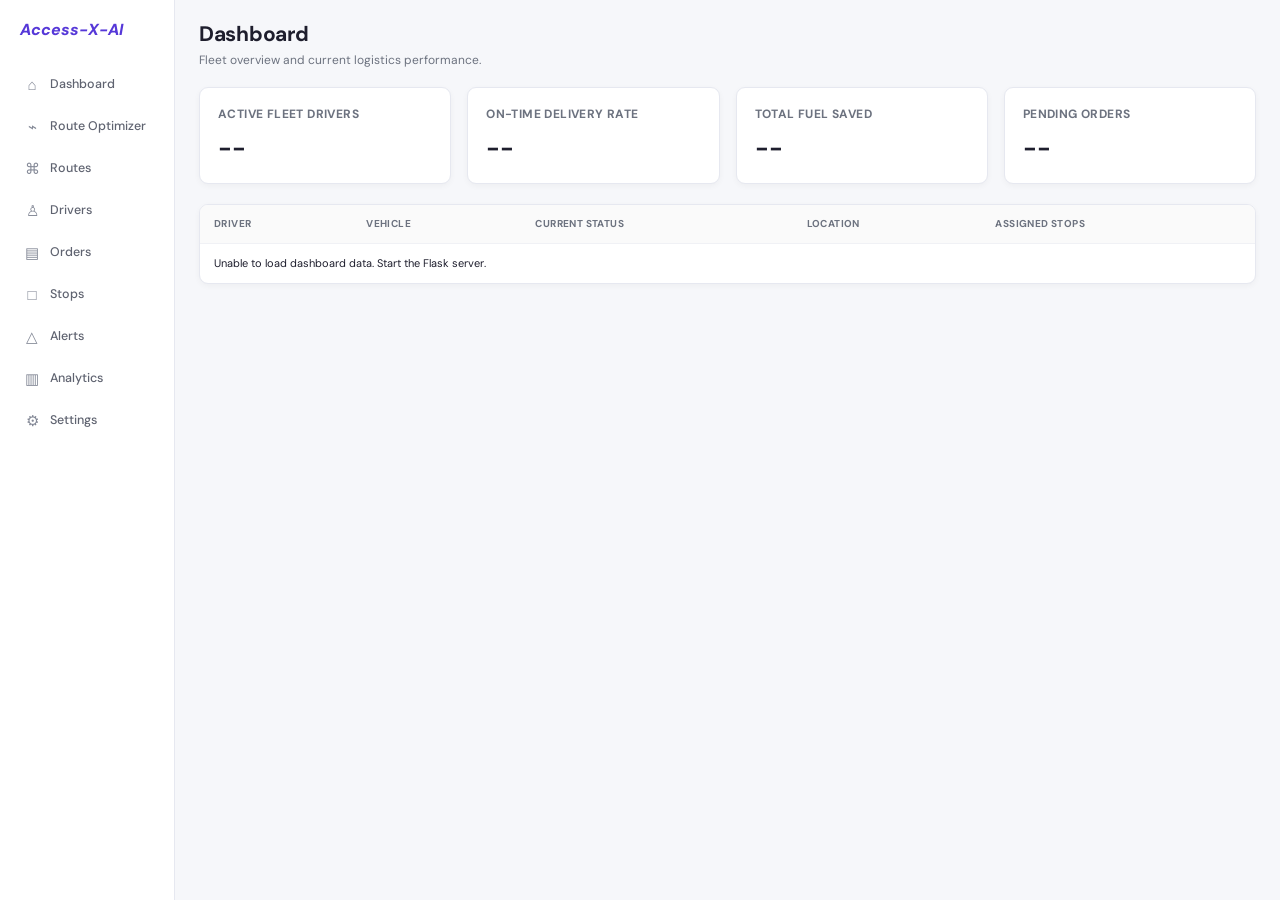
<file: frontend/index.html>
<!DOCTYPE html>
<html lang="en">
<head>
    <meta charset="UTF-8">
    <meta name="viewport" content="width=device-width, initial-scale=1.0">
    <title>Access-X-AI | Dashboard</title>
    <link rel="stylesheet" href="style.css">
    <link rel="stylesheet" href="page-extra.css">
</head>
<body data-page="dashboard">
<div class="app-shell">
<aside class="sidebar">
    <div class="brand"><span class="brand-mark">Access-X-AI</span><span></span></div>
    <nav class="main-nav" aria-label="Main navigation">
        <a href="dashboard.html" class="nav-link"><span>⌂</span>Dashboard</a>
        <a href="route-optimizer.html" class="nav-link"><span>⌁</span>Route Optimizer</a>
        <a href="routes.html" class="nav-link"><span>⌘</span>Routes</a>
        <a href="drivers.html" class="nav-link"><span>♙</span>Drivers</a>
        <a href="orders.html" class="nav-link"><span>▤</span>Orders</a>
        <a href="stops.html" class="nav-link"><span>□</span>Stops</a>
        <a href="alerts.html" class="nav-link"><span>△</span>Alerts</a>
        <a href="analytics.html" class="nav-link"><span>▥</span>Analytics</a>
        <a href="settings.html" class="nav-link"><span>⚙</span>Settings</a>
    </nav>
     
</aside>

<main class="workspace page-content">
    <header class="topbar">
        <div><h1>Dashboard</h1><p>Fleet overview and current logistics performance.</p></div>
    </header>
    <div class="view-panel active">
<div class="view-card-grid">
<div class="view-card"><h3>Active Fleet Drivers</h3><div class="card-value" id="activeDriversValue">--</div></div>
<div class="view-card"><h3>On-Time Delivery Rate</h3><div class="card-value" id="onTimeValue">--</div></div>
<div class="view-card"><h3>Total Fuel Saved</h3><div class="card-value" id="fuelSavedValue">--</div></div>
<div class="view-card"><h3>Pending Orders</h3><div class="card-value" id="pendingOrdersValue">--</div></div>
</div>
<div class="page-table-wrap"><table class="data-table"><thead><tr><th>Driver</th><th>Vehicle</th><th>Current Status</th><th>Location</th><th>Assigned Stops</th></tr></thead><tbody id="dashboardFleetTable"><tr><td colspan="5">Loading...</td></tr></tbody></table></div>
    </div>
</main>
</div>
<script src="page.js"></script>
</body>
</html>
</file>
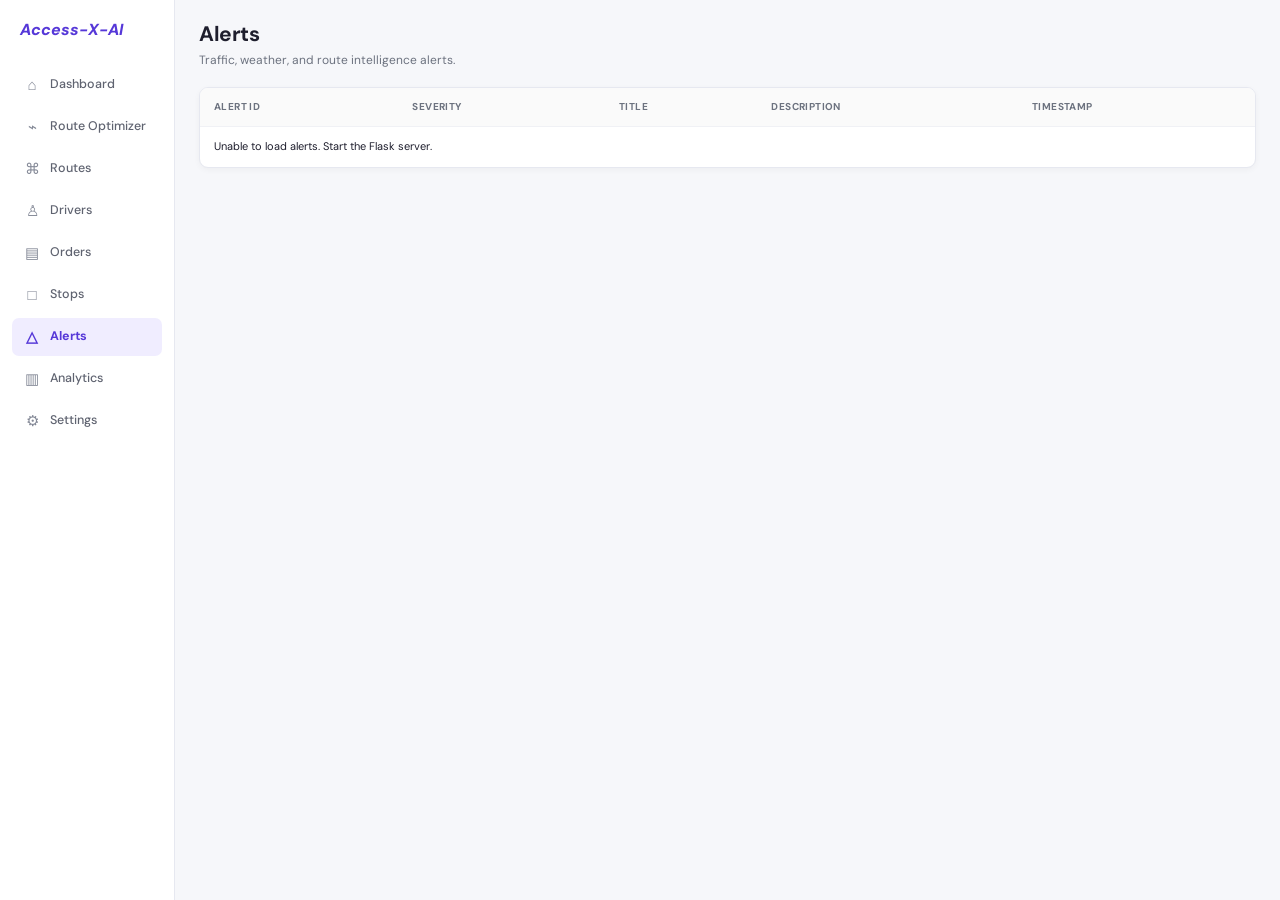
<file: frontend/alerts.html>
<!DOCTYPE html>
<html lang="en">
<head>
    <meta charset="UTF-8">
    <meta name="viewport" content="width=device-width, initial-scale=1.0">
    <title>Access-X-AI | Alerts</title>
    <link rel="stylesheet" href="style.css">
    <link rel="stylesheet" href="page-extra.css">
</head>
<body data-page="alerts">
<div class="app-shell">
<aside class="sidebar">
    <div class="brand"><span class="brand-mark">Access-X-AI</span><span> </span></div>
    <nav class="main-nav" aria-label="Main navigation">
        <a href="dashboard.html" class="nav-link"><span>⌂</span>Dashboard</a>
        <a href="route-optimizer.html" class="nav-link"><span>⌁</span>Route Optimizer</a>
        <a href="routes.html" class="nav-link"><span>⌘</span>Routes</a>
        <a href="drivers.html" class="nav-link"><span>♙</span>Drivers</a>
        <a href="orders.html" class="nav-link"><span>▤</span>Orders</a>
        <a href="stops.html" class="nav-link"><span>□</span>Stops</a>
        <a href="alerts.html" class="nav-link"><span>△</span>Alerts</a>
        <a href="analytics.html" class="nav-link"><span>▥</span>Analytics</a>
        <a href="settings.html" class="nav-link"><span>⚙</span>Settings</a>
    </nav>
    
</aside>

<main class="workspace page-content">
    <header class="topbar">
        <div><h1>Alerts</h1><p>Traffic, weather, and route intelligence alerts.</p></div>
    </header>
    <div class="view-panel active">
<div class="page-table-wrap"><table class="data-table"><thead><tr><th>Alert ID</th><th>Severity</th><th>Title</th><th>Description</th><th>Timestamp</th></tr></thead><tbody id="alertsListTable"><tr><td colspan="5">Loading...</td></tr></tbody></table></div>
    </div>
</main>
</div>
<script src="page.js"></script>
</body>
</html>
</file>
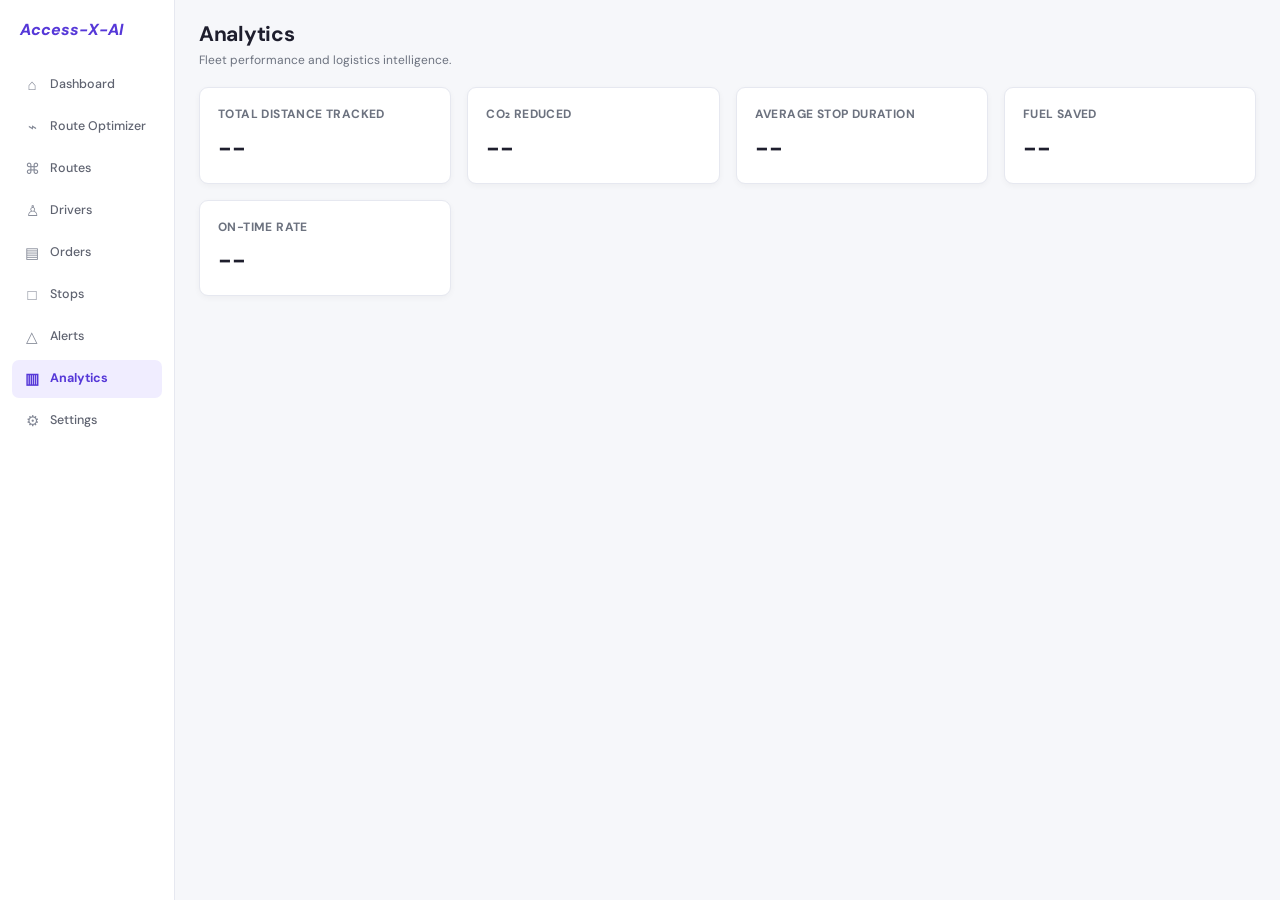
<file: frontend/analytics.html>
<!DOCTYPE html>
<html lang="en">
<head>
    <meta charset="UTF-8">
    <meta name="viewport" content="width=device-width, initial-scale=1.0">
    <title>Access-X-AI | Analytics</title>
    <link rel="stylesheet" href="style.css">
    <link rel="stylesheet" href="page-extra.css">
</head>
<body data-page="analytics">
<div class="app-shell">
<aside class="sidebar">
    <div class="brand"><span class="brand-mark">Access-X-AI</span><span> </span></div>
    <nav class="main-nav" aria-label="Main navigation">
        <a href="dashboard.html" class="nav-link"><span>⌂</span>Dashboard</a>
        <a href="route-optimizer.html" class="nav-link"><span>⌁</span>Route Optimizer</a>
        <a href="routes.html" class="nav-link"><span>⌘</span>Routes</a>
        <a href="drivers.html" class="nav-link"><span>♙</span>Drivers</a>
        <a href="orders.html" class="nav-link"><span>▤</span>Orders</a>
        <a href="stops.html" class="nav-link"><span>□</span>Stops</a>
        <a href="alerts.html" class="nav-link"><span>△</span>Alerts</a>
        <a href="analytics.html" class="nav-link"><span>▥</span>Analytics</a>
        <a href="settings.html" class="nav-link"><span>⚙</span>Settings</a>
    </nav>
    
</aside>

<main class="workspace page-content">
    <header class="topbar">
        <div><h1>Analytics</h1><p>Fleet performance and logistics intelligence.</p></div>
    </header>
    <div class="view-panel active">
<div class="view-card-grid">
<div class="view-card"><h3>Total Distance Tracked</h3><div class="card-value" id="analyticsDistance">--</div></div>
<div class="view-card"><h3>CO₂ Reduced</h3><div class="card-value" id="analyticsCo2">--</div></div>
<div class="view-card"><h3>Average Stop Duration</h3><div class="card-value" id="analyticsStop">--</div></div>
<div class="view-card"><h3>Fuel Saved</h3><div class="card-value" id="analyticsFuel">--</div></div>
<div class="view-card"><h3>On-Time Rate</h3><div class="card-value" id="analyticsOnTime">--</div></div>
</div>
    </div>
</main>
</div>
<script src="page.js"></script>
</body>
</html>
</file>
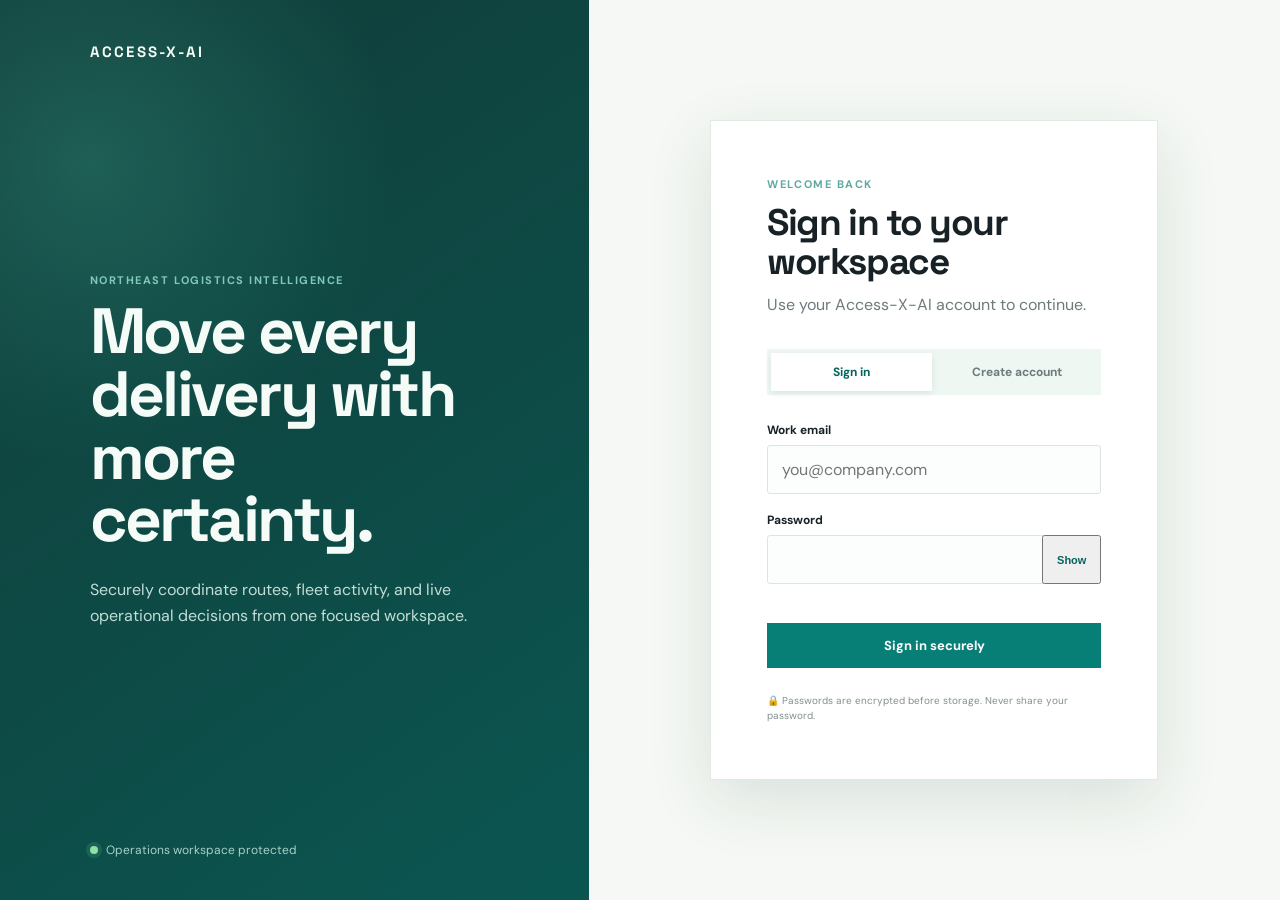
<file: frontend/auth.html>
<!DOCTYPE html>
<html lang="en">
<head>
    <meta charset="UTF-8">
    <meta name="viewport" content="width=device-width, initial-scale=1.0">
    <meta name="referrer" content="strict-origin-when-cross-origin">
    <title>Access-X-AI | Secure access</title>
    <link rel="stylesheet" href="auth.css">
</head>
<body>
<main class="auth-layout">
    <section class="auth-intro">
        <div class="brand-mark">ACCESS-X-AI</div>
        <div class="intro-copy">
            <p class="eyebrow">Northeast logistics intelligence</p>
            <h1>Move every delivery with more certainty.</h1>
            <p class="intro-text">Securely coordinate routes, fleet activity, and live operational decisions from one focused workspace.</p>
        </div>
        <div class="intro-footer"><span class="status-dot"></span>Operations workspace protected</div>
    </section>
    <section class="auth-panel" aria-labelledby="authTitle">
        <div class="auth-card">
            <div class="auth-heading">
                <p class="eyebrow">Welcome back</p>
                <h2 id="authTitle">Sign in to your workspace</h2>
                <p id="authSubtitle">Use your Access-X-AI account to continue.</p>
            </div>
            <div class="auth-tabs" role="tablist" aria-label="Account access">
                <button class="auth-tab active" type="button" data-mode="login" role="tab" aria-selected="true">Sign in</button>
                <button class="auth-tab" type="button" data-mode="register" role="tab" aria-selected="false">Create account</button>
            </div>
            <form id="authForm" novalidate>
                <div id="nameField" class="field hidden">
                    <label for="name">Full name</label>
                    <input id="name" name="name" type="text" autocomplete="name" maxlength="80">
                </div>
                <div class="field">
                    <label for="email">Work email</label>
                    <input id="email" name="email" type="email" autocomplete="email" required placeholder="you@company.com">
                </div>
                <div class="field">
                    <div class="field-label-row"><label for="password">Password</label><span id="passwordHint" class="field-hint hidden">12+ chars, upper, lower, number</span></div>
                    <div class="password-wrap"><input id="password" name="password" type="password" autocomplete="current-password" required minlength="12"><button id="togglePassword" class="password-toggle" type="button" aria-label="Show password">Show</button></div>
                </div>
                <p id="authMessage" class="auth-message" role="alert" aria-live="polite"></p>
                <button id="submitButton" class="submit-button" type="submit">Sign in securely</button>
            </form>
            <p class="security-note"><span aria-hidden="true">&#128274;</span> Passwords are encrypted before storage. Never share your password.</p>
        </div>
    </section>
</main>
<script src="auth.js"></script>
</body>
</html>
</file>
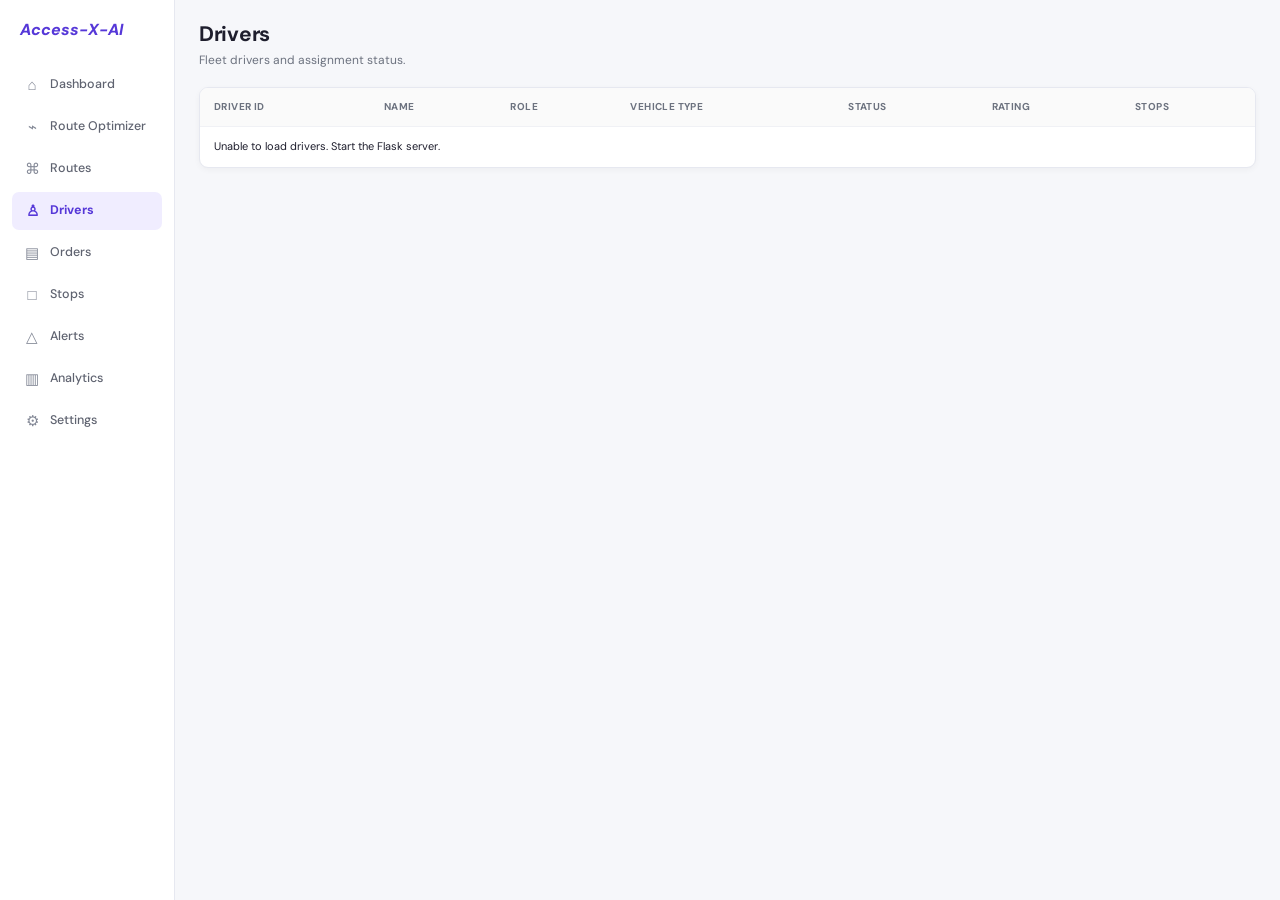
<file: frontend/drivers.html>
<!DOCTYPE html>
<html lang="en">
<head>
    <meta charset="UTF-8">
    <meta name="viewport" content="width=device-width, initial-scale=1.0">
    <title>Access-X-AI | Drivers</title>
    <link rel="stylesheet" href="style.css">
    <link rel="stylesheet" href="page-extra.css">
</head>
<body data-page="drivers">
<div class="app-shell">
<aside class="sidebar">
    <div class="brand"><span class="brand-mark">Access-X-AI</span><span> </span></div>
    <nav class="main-nav" aria-label="Main navigation">
        <a href="dashboard.html" class="nav-link"><span>⌂</span>Dashboard</a>
        <a href="route-optimizer.html" class="nav-link"><span>⌁</span>Route Optimizer</a>
        <a href="routes.html" class="nav-link"><span>⌘</span>Routes</a>
        <a href="drivers.html" class="nav-link"><span>♙</span>Drivers</a>
        <a href="orders.html" class="nav-link"><span>▤</span>Orders</a>
        <a href="stops.html" class="nav-link"><span>□</span>Stops</a>
        <a href="alerts.html" class="nav-link"><span>△</span>Alerts</a>
        <a href="analytics.html" class="nav-link"><span>▥</span>Analytics</a>
        <a href="settings.html" class="nav-link"><span>⚙</span>Settings</a>
    </nav>
    
</aside>

<main class="workspace page-content">
    <header class="topbar">
        <div><h1>Drivers</h1><p>Fleet drivers and assignment status.</p></div>
    </header>
    <div class="view-panel active">
<div class="page-table-wrap"><table class="data-table"><thead><tr><th>Driver ID</th><th>Name</th><th>Role</th><th>Vehicle Type</th><th>Status</th><th>Rating</th><th>Stops</th></tr></thead><tbody id="driversListTable"><tr><td colspan="7">Loading...</td></tr></tbody></table></div>
    </div>
</main>
</div>
<script src="page.js"></script>
</body>
</html>
</file>
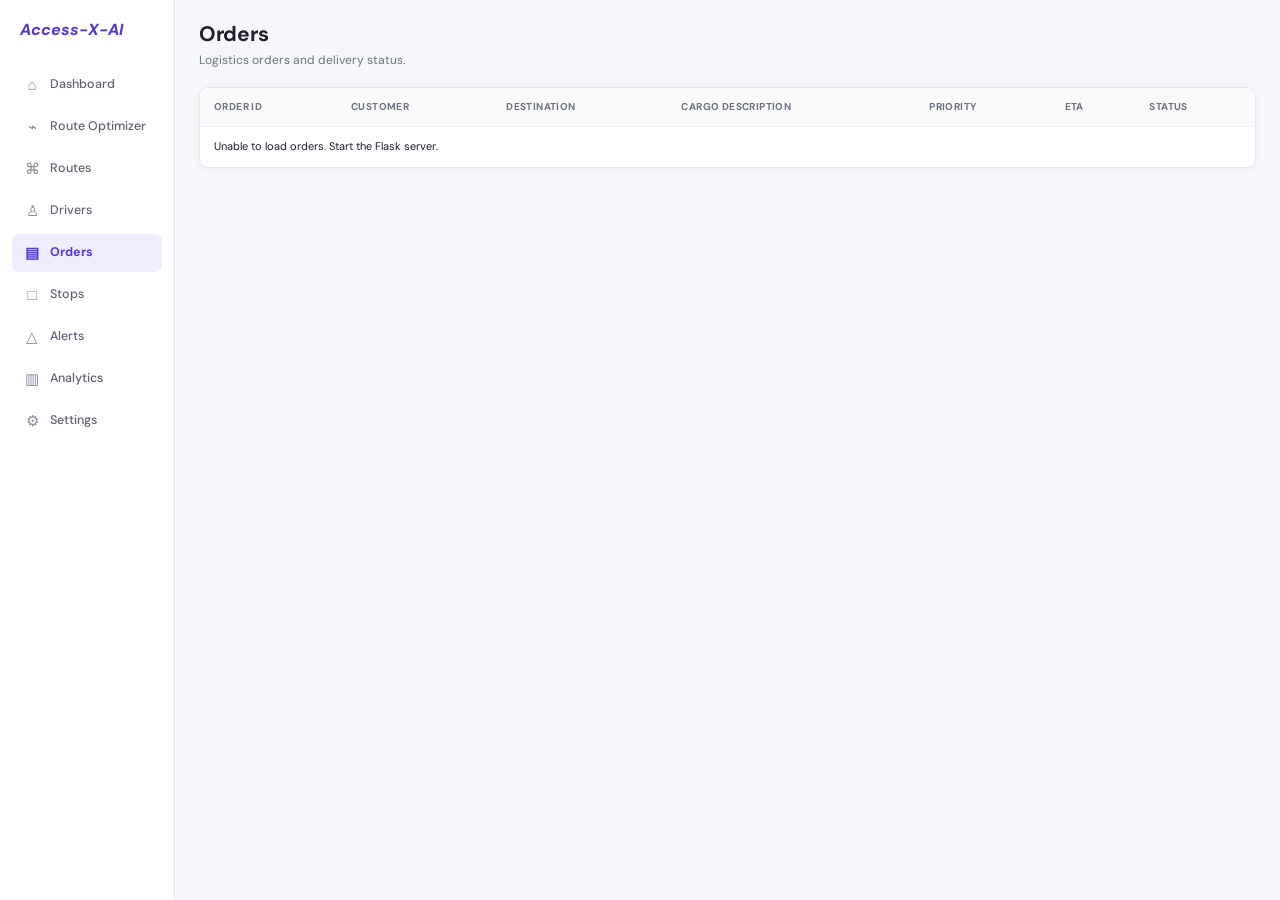
<file: frontend/orders.html>
<!DOCTYPE html>
<html lang="en">
<head>
    <meta charset="UTF-8">
    <meta name="viewport" content="width=device-width, initial-scale=1.0">
    <title>Access-X-AI | Orders</title>
    <link rel="stylesheet" href="style.css">
    <link rel="stylesheet" href="page-extra.css">
</head>
<body data-page="orders">
<div class="app-shell">
<aside class="sidebar">
    <div class="brand"><span class="brand-mark">Access-X-AI</span><span> </span></div>
    <nav class="main-nav" aria-label="Main navigation">
        <a href="dashboard.html" class="nav-link"><span>⌂</span>Dashboard</a>
        <a href="route-optimizer.html" class="nav-link"><span>⌁</span>Route Optimizer</a>
        <a href="routes.html" class="nav-link"><span>⌘</span>Routes</a>
        <a href="drivers.html" class="nav-link"><span>♙</span>Drivers</a>
        <a href="orders.html" class="nav-link"><span>▤</span>Orders</a>
        <a href="stops.html" class="nav-link"><span>□</span>Stops</a>
        <a href="alerts.html" class="nav-link"><span>△</span>Alerts</a>
        <a href="analytics.html" class="nav-link"><span>▥</span>Analytics</a>
        <a href="settings.html" class="nav-link"><span>⚙</span>Settings</a>
    </nav>
     
</aside>

<main class="workspace page-content">
    <header class="topbar">
        <div><h1>Orders</h1><p>Logistics orders and delivery status.</p></div>
    </header>
    <div class="view-panel active">
<div class="page-table-wrap"><table class="data-table"><thead><tr><th>Order ID</th><th>Customer</th><th>Destination</th><th>Cargo Description</th><th>Priority</th><th>ETA</th><th>Status</th></tr></thead><tbody id="ordersListTable"><tr><td colspan="7">Loading...</td></tr></tbody></table></div>
    </div>
</main>
</div>
<script src="page.js"></script>
</body>
</html>
</file>
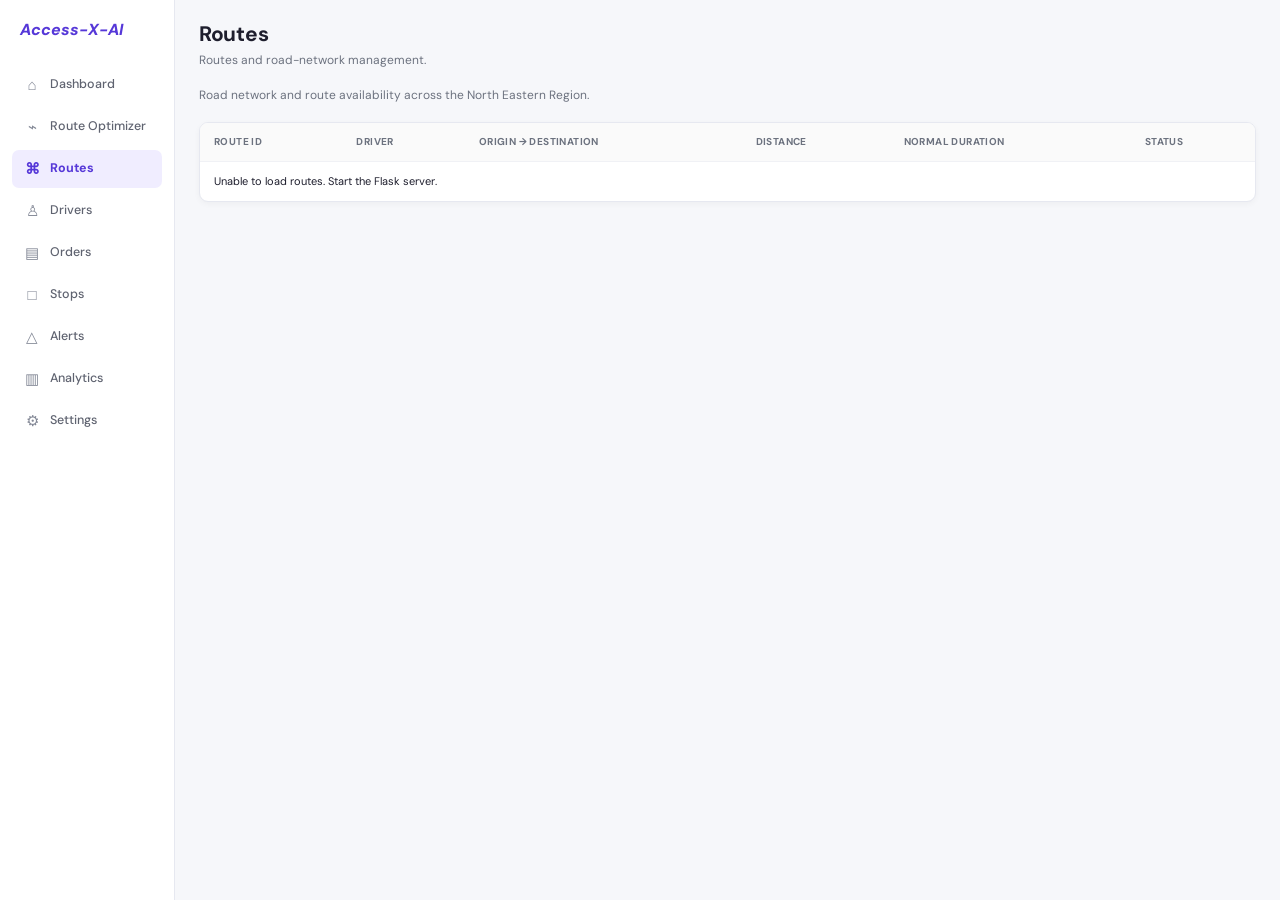
<file: frontend/routes.html>
<!DOCTYPE html>
<html lang="en">
<head>
    <meta charset="UTF-8">
    <meta name="viewport" content="width=device-width, initial-scale=1.0">
    <title>Access-X-AI | Routes</title>
    <link rel="stylesheet" href="style.css">
    <link rel="stylesheet" href="page-extra.css">
</head>
<body data-page="routes">
<div class="app-shell">
<aside class="sidebar">
        <div class="brand"><span class="brand-mark">Access-X-AI</span><span> </span></div>
    <nav class="main-nav" aria-label="Main navigation">
        <a href="dashboard.html" class="nav-link"><span>⌂</span>Dashboard</a>
        <a href="route-optimizer.html" class="nav-link"><span>⌁</span>Route Optimizer</a>
        <a href="routes.html" class="nav-link"><span>⌘</span>Routes</a>
        <a href="drivers.html" class="nav-link"><span>♙</span>Drivers</a>
        <a href="orders.html" class="nav-link"><span>▤</span>Orders</a>
        <a href="stops.html" class="nav-link"><span>□</span>Stops</a>
        <a href="alerts.html" class="nav-link"><span>△</span>Alerts</a>
        <a href="analytics.html" class="nav-link"><span>▥</span>Analytics</a>
        <a href="settings.html" class="nav-link"><span>⚙</span>Settings</a>
    </nav>
     
</aside>

<main class="workspace page-content">
    <header class="topbar">
        <div><h1>Routes</h1><p>Routes and road-network management.</p></div>
    </header>
    <div class="view-panel active">
<div class="page-heading"><p>Road network and route availability across the North Eastern Region.</p></div>
<div class="page-table-wrap"><table class="data-table"><thead><tr><th>Route ID</th><th>Driver</th><th>Origin → Destination</th><th>Distance</th><th>Normal Duration</th><th>Status</th></tr></thead><tbody id="routesListTable"><tr><td colspan="6">Loading...</td></tr></tbody></table></div>
    </div>
</main>
</div>
<script src="page.js"></script>
</body>
</html>
</file>
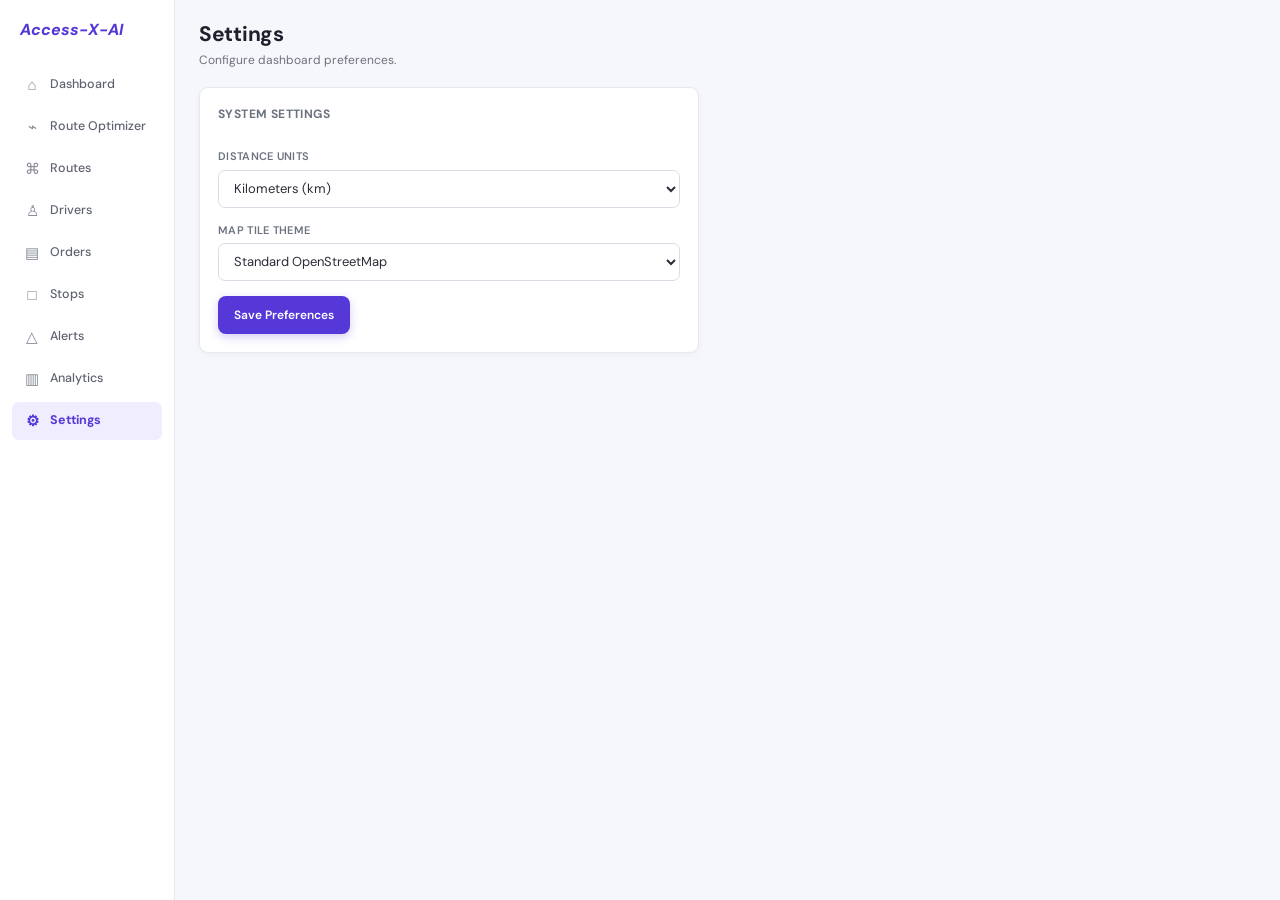
<file: frontend/settings.html>
<!DOCTYPE html>
<html lang="en">
<head>
    <meta charset="UTF-8">
    <meta name="viewport" content="width=device-width, initial-scale=1.0">
    <title>Access-X-AI | Settings</title>
    <link rel="stylesheet" href="style.css">
    <link rel="stylesheet" href="page-extra.css">
</head>
<body data-page="settings">
<div class="app-shell">
<aside class="sidebar">
    <div class="brand"><span class="brand-mark">Access-X-AI</span><span> </span></div>
    <nav class="main-nav" aria-label="Main navigation">
        <a href="dashboard.html" class="nav-link"><span>⌂</span>Dashboard</a>
        <a href="route-optimizer.html" class="nav-link"><span>⌁</span>Route Optimizer</a>
        <a href="routes.html" class="nav-link"><span>⌘</span>Routes</a>
        <a href="drivers.html" class="nav-link"><span>♙</span>Drivers</a>
        <a href="orders.html" class="nav-link"><span>▤</span>Orders</a>
        <a href="stops.html" class="nav-link"><span>□</span>Stops</a>
        <a href="alerts.html" class="nav-link"><span>△</span>Alerts</a>
        <a href="analytics.html" class="nav-link"><span>▥</span>Analytics</a>
        <a href="settings.html" class="nav-link"><span>⚙</span>Settings</a>
    </nav>
   
</aside>

<main class="workspace page-content">
    <header class="topbar">
        <div><h1>Settings</h1><p>Configure dashboard preferences.</p></div>
    </header>
    <div class="view-panel active">
<div class="view-card" style="max-width:500px;">
<h3>System Settings</h3><br>
<div class="input-group" style="margin-bottom:15px;"><label>Distance Units</label><select><option>Kilometers (km)</option><option>Miles (mi)</option></select></div>
<div class="input-group" style="margin-bottom:15px;"><label>Map Tile Theme</label><select><option>Standard OpenStreetMap</option><option>Dark</option><option>Light</option></select></div>
<button class="primary" onclick="alert('Preferences saved')">Save Preferences</button>
</div>
    </div>
</main>
</div>
<script src="page.js"></script>
</body>
</html>
</file>
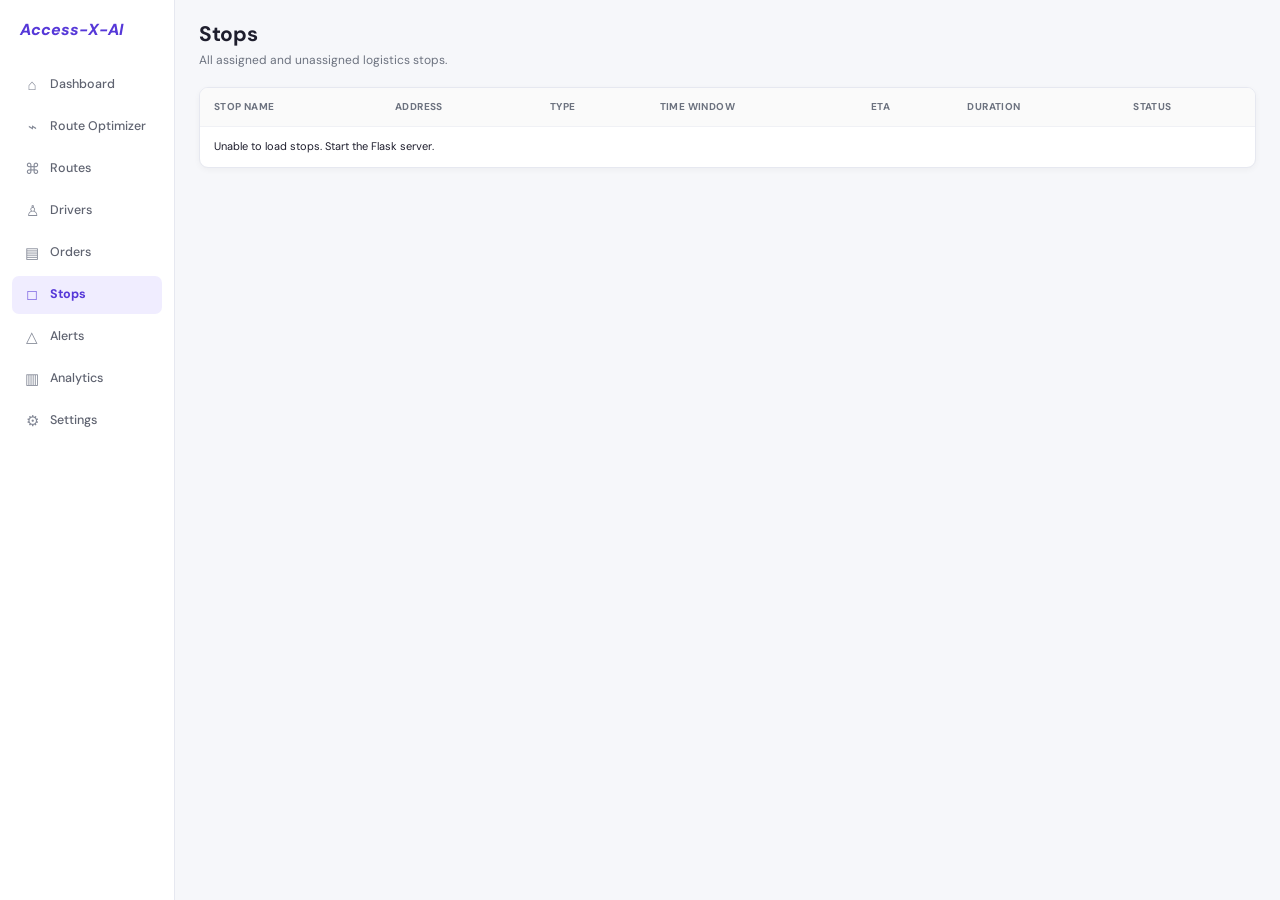
<file: frontend/stops.html>
<!DOCTYPE html>
<html lang="en">
<head>
    <meta charset="UTF-8">
    <meta name="viewport" content="width=device-width, initial-scale=1.0">
    <title>Access-X-AI | Stops</title>
    <link rel="stylesheet" href="style.css">
    <link rel="stylesheet" href="page-extra.css">
</head>
<body data-page="stops">
<div class="app-shell">
<aside class="sidebar">
    <div class="brand"><span class="brand-mark">Access-X-AI</span><span> </span></div>
    <nav class="main-nav" aria-label="Main navigation">
        <a href="dashboard.html" class="nav-link"><span>⌂</span>Dashboard</a>
        <a href="route-optimizer.html" class="nav-link"><span>⌁</span>Route Optimizer</a>
        <a href="routes.html" class="nav-link"><span>⌘</span>Routes</a>
        <a href="drivers.html" class="nav-link"><span>♙</span>Drivers</a>
        <a href="orders.html" class="nav-link"><span>▤</span>Orders</a>
        <a href="stops.html" class="nav-link"><span>□</span>Stops</a>
        <a href="alerts.html" class="nav-link"><span>△</span>Alerts</a>
        <a href="analytics.html" class="nav-link"><span>▥</span>Analytics</a>
        <a href="settings.html" class="nav-link"><span>⚙</span>Settings</a>
    </nav>
    
</aside>

<main class="workspace page-content">
    <header class="topbar">
        <div><h1>Stops</h1><p>All assigned and unassigned logistics stops.</p></div>
    </header>
    <div class="view-panel active">
<div class="page-table-wrap"><table class="data-table"><thead><tr><th>Stop Name</th><th>Address</th><th>Type</th><th>Time Window</th><th>ETA</th><th>Duration</th><th>Status</th></tr></thead><tbody id="allStopsMasterTable"><tr><td colspan="7">Loading...</td></tr></tbody></table></div>
    </div>
</main>
</div>
<script src="page.js"></script>
</body>
</html>
</file>
<file: frontend/style.css>
/* ==========================================
   ROUTA SMART LOGISTICS - MAIN STYLESHEET
   ========================================== */

@import url('https://fonts.googleapis.com/css2?family=DM+Sans:ital,wght@0,400;0,500;0,600;0,700;1,400&display=swap');

:root {
    --ink: #1e1e2d;
    --muted: #6c727f;
    --muted-light: #9ea3b0;
    --line: #e6e8f0;
    --purple: #5638d8;
    --purple-hover: #4529c2;
    --pale: #f0edff;
    --green: #2d9b68;
    --green-bg: #eaf8ef;
    --orange: #e7a252;
    --blue: #3888e8;
    --bg: #f6f7fa;
    --card-bg: #ffffff;
    --shadow-sm: 0 2px 6px rgba(0, 0, 0, 0.04);
    --shadow-md: 0 4px 14px rgba(0, 0, 0, 0.08);
    --shadow-lg: 0 10px 25px rgba(0, 0, 0, 0.12);
    --radius: 9px;
}

* {
    box-sizing: border-box;
    margin: 0;
    padding: 0;
}

body {
    font-family: 'DM Sans', -apple-system, BlinkMacSystemFont, sans-serif;
    color: var(--ink);
    background-color: var(--bg);
    font-size: 13px;
    line-height: 1.4;
    overflow-x: hidden;
}

button, input, select, textarea {
    font-family: inherit;
    font-size: inherit;
}

button {
    cursor: pointer;
    border: none;
    background: none;
    outline: none;
}

a {
    color: var(--purple);
    text-decoration: none;
    font-weight: 500;
}

a:hover {
    text-decoration: underline;
}

/* ==========================================
   APP SHELL LAYOUT
   ========================================== */

.app-shell {
    display: flex;
    min-height: 100vh;
}

/* Sidebar */
.sidebar {
    width: 175px;
    flex: 0 0 175px;
    background: #ffffff;
    border-right: 1px solid var(--line);
    display: flex;
    flex-direction: column;
    padding: 22px 12px 16px;
    position: sticky;
    top: 0;
    height: 100vh;
    z-index: 100;
}

.brand {
    display: flex;
    align-items: center;
    gap: 8px;
    padding: 0 8px 28px;
    font-size: 19px;
    font-weight: 700;
    color: var(--ink);
}

.brand-mark {
    color: var(--purple);
    font-size: 16px;
    font-weight: 800;
    line-height: 1;
    font-style: italic;
}

.main-nav {
    display: flex;
    flex-direction: column;
    gap: 4px;
}

.main-nav a {
    display: flex;
    align-items: center;
    gap: 10px;
    height: 38px;
    padding: 0 12px;
    border-radius: 7px;
    color: #5f6370;
    font-size: 12.5px;
    font-weight: 500;
    transition: all 0.15s ease;
}

.main-nav a span {
    width: 16px;
    text-align: center;
    font-size: 15px;
    color: #838896;
}

.main-nav a:hover {
    background: #f4f3fb;
    color: var(--purple);
    text-decoration: none;
}

.main-nav a.active {
    background: var(--pale);
    color: var(--purple);
    font-weight: 700;
}

.main-nav a.active span {
    color: var(--purple);
}

.profile {
    margin-top: auto;
    border: 1px solid var(--line);
    border-radius: 8px;
    padding: 9px 10px;
    display: flex;
    gap: 8px;
    align-items: center;
    background: #fcfcfd;
    cursor: pointer;
    transition: background 0.15s;
}

.profile:hover {
    background: var(--pale);
}

.avatar {
    width: 28px;
    height: 28px;
    border-radius: 50%;
    background: #dcd5ff;
    color: var(--purple);
    display: grid;
    place-items: center;
    font-size: 10px;
    font-weight: 700;
}

.profile div {
    flex: 1;
    display: flex;
    flex-direction: column;
    line-height: 1.2;
}

.profile strong {
    font-size: 11px;
}

.profile small {
    color: var(--muted);
    font-size: 9.5px;
}

/* Main Workspace */
.workspace {
    flex: 1;
    min-width: 0;
    padding: 20px 24px 30px;
    background: var(--bg);
}

/* Workspace Views */
.view-panel {
    display: none;
}

.view-panel.active {
    display: block;
}

/* ==========================================
   HEADER & TOPBAR
   ========================================== */

.topbar {
    display: flex;
    align-items: center;
    justify-content: space-between;
    margin-bottom: 18px;
    gap: 20px;
}

.topbar h1 {
    font-size: 21px;
    font-weight: 700;
    letter-spacing: -0.3px;
}

.topbar p {
    color: var(--muted);
    margin-top: 3px;
    font-size: 12px;
}

.topbar p span {
    padding: 0 4px;
    color: #aaa;
}

.top-actions {
    display: flex;
    align-items: center;
    gap: 9px;
    position: relative;
}

.weather {
    display: inline-flex;
    align-items: center;
    gap: 6px;
    padding: 6px 12px;
    border: 1px solid var(--line);
    background: #fff;
    border-radius: 8px;
    font-size: 11px;
    cursor: pointer;
    box-shadow: var(--shadow-sm);
}

.weather small {
    color: var(--muted);
    font-size: 10px;
}

.secondary, .more {
    border: 1px solid var(--line);
    background: #fff;
    border-radius: 8px;
    height: 38px;
    padding: 0 14px;
    color: var(--ink);
    font-weight: 600;
    font-size: 12px;
    box-shadow: var(--shadow-sm);
    transition: background 0.15s, border-color 0.15s;
    display: inline-flex;
    align-items: center;
    gap: 6px;
}

.secondary:hover, .more:hover {
    background: #f9f9fc;
    border-color: #d0d3e0;
}

.more {
    width: 38px;
    padding: 0;
    justify-content: center;
    letter-spacing: 2px;
    font-size: 14px;
}

.primary {
    background: var(--purple);
    color: #fff;
    border: 0;
    border-radius: 8px;
    height: 38px;
    padding: 0 16px;
    font-weight: 600;
    font-size: 12px;
    box-shadow: 0 3px 10px rgba(86, 56, 216, 0.25);
    transition: background 0.15s, transform 0.1s;
    display: inline-flex;
    align-items: center;
    gap: 6px;
}

.primary:hover {
    background: var(--purple-hover);
}

.primary:active {
    transform: translateY(1px);
}

/* ==========================================
   ROUTE INPUT PANEL
   ========================================== */

.route-panel {
    display: flex;
    gap: 12px;
    align-items: flex-end;
    padding: 16px 18px;
    background: var(--card-bg);
    border: 1px solid var(--line);
    border-radius: var(--radius);
    margin-bottom: 16px;
    box-shadow: var(--shadow-sm);
}

.input-group {
    flex: 1;
    min-width: 0;
    display: flex;
    flex-direction: column;
    gap: 5px;
}

.input-group label {
    color: var(--muted);
    font-size: 11px;
    font-weight: 600;
    text-transform: uppercase;
    letter-spacing: 0.3px;
}

.input-group select, .input-group input {
    width: 100%;
    height: 38px;
    border: 1px solid #d9dce5;
    border-radius: 7px;
    padding: 0 11px;
    color: #2b2d38;
    background: #fff;
    font-size: 13px;
    outline: none;
    transition: border-color 0.15s, box-shadow 0.15s;
}

.input-group select:focus, .input-group input:focus {
    border-color: var(--purple);
    box-shadow: 0 0 0 3px rgba(86, 56, 216, 0.1);
}

.swap-btn {
    height: 38px;
    width: 38px;
    border: 1px solid var(--line);
    border-radius: 7px;
    background: #fff;
    color: var(--muted);
    font-size: 14px;
    display: flex;
    align-items: center;
    justify-content: center;
    margin-bottom: 1px;
    transition: background 0.15s;
}

.swap-btn:hover {
    background: var(--pale);
    color: var(--purple);
}

.find-button {
    min-width: 130px;
}

/* ==========================================
   CONTENT GRID
   ========================================== */

.content-grid {
    display: grid;
    grid-template-columns: minmax(430px, 1.05fr) minmax(420px, 0.95fr);
    gap: 16px;
}

.left-column, .right-column {
    min-width: 0;
    display: flex;
    flex-direction: column;
    gap: 16px;
}

.summary-panel, .stops-panel, .map-panel, .overview-panel {
    background: var(--card-bg);
    border: 1px solid var(--line);
    border-radius: var(--radius);
    overflow: hidden;
    box-shadow: var(--shadow-sm);
}

/* Summary Panel */
.summary-panel {
    padding: 18px;
}

.panel-heading {
    display: flex;
    justify-content: space-between;
    align-items: center;
}

.panel-heading h2 {
    font-size: 14px;
    font-weight: 700;
}

.panel-heading > div {
    display: flex;
    gap: 10px;
    align-items: center;
}

.live-badge {
    color: var(--green);
    background: var(--green-bg);
    border-radius: 5px;
    padding: 4px 8px;
    font-size: 10.5px;
    font-weight: 600;
    display: inline-flex;
    align-items: center;
    gap: 4px;
}

.check {
    color: var(--green);
    font-size: 16px;
    font-weight: bold;
}

.metrics {
    display: grid;
    grid-template-columns: repeat(4, 1fr);
    margin-top: 16px;
    padding-top: 14px;
    border-top: 1px solid #f0f1f6;
}

.metrics > div {
    border-right: 1px solid var(--line);
    padding-left: 12px;
}

.metrics > div:first-child {
    padding-left: 0;
}

.metrics > div:last-child {
    border: 0;
}

.metrics strong {
    display: block;
    font-size: 18px;
    font-weight: 700;
    color: var(--ink);
}

.metrics span {
    color: var(--muted);
    display: block;
    font-size: 10px;
    margin-top: 2px;
    font-weight: 500;
}

.metrics .positive strong, .metrics .positive span {
    color: var(--green);
}

.notice {
    display: grid;
    grid-template-columns: 1fr auto;
    gap: 4px 12px;
    margin-top: 16px;
    padding: 12px 14px;
    border: 1px solid #e2ddff;
    background: #faf9ff;
    border-radius: 7px;
    color: var(--purple);
    font-size: 11px;
}

.notice b {
    font-weight: 700;
}

.notice span {
    color: var(--muted);
    font-size: 10.5px;
}

.notice a {
    grid-column: 2;
    grid-row: 1 / span 2;
    align-self: center;
    font-size: 11px;
    font-weight: 600;
    padding: 4px 8px;
    background: #fff;
    border: 1px solid #dcd5ff;
    border-radius: 5px;
}

/* Stops Panel */
.tabs {
    height: 50px;
    border-bottom: 1px solid var(--line);
    padding: 0 14px;
    display: flex;
    gap: 22px;
    align-items: center;
    background: #fafafa;
}

.tabs button {
    height: 50px;
    border: 0;
    background: none;
    color: var(--muted);
    font-size: 12px;
    font-weight: 500;
    position: relative;
}

.tabs button.selected {
    color: var(--purple);
    font-weight: 700;
}

.tabs button.selected:after {
    content: '';
    position: absolute;
    bottom: 0;
    left: 0;
    right: 0;
    height: 2px;
    background: var(--purple);
}

.tabs .filter {
    margin-left: auto;
    font-size: 15px;
    color: var(--muted);
    padding: 4px 8px;
    border-radius: 5px;
}

.tabs .filter:hover {
    background: #ebebeb;
    color: var(--ink);
}

/* Stop List Rows */
.stop-list {
    display: flex;
    flex-direction: column;
    max-height: 380px;
    overflow-y: auto;
}

.stop-row {
    min-height: 64px;
    display: grid;
    grid-template-columns: 24px minmax(130px, 1fr) 85px 65px 60px 24px;
    gap: 10px;
    align-items: center;
    padding: 10px 14px;
    border-bottom: 1px solid #f0f1f5;
    transition: background 0.12s;
    cursor: pointer;
}

.stop-row:hover {
    background: #f9f8fe;
}

.stop-row.active-stop {
    background: #f2efff;
    border-left: 3px solid var(--purple);
}

.stop-row > b {
    width: 20px;
    height: 20px;
    border-radius: 50%;
    background: var(--purple);
    color: #fff;
    display: grid;
    place-items: center;
    font-size: 10px;
    font-weight: 700;
}

.stop-row > b.pickup-badge {
    background: #3888e8;
}

.stop-row div {
    display: flex;
    flex-direction: column;
    gap: 2px;
    min-width: 0;
}

.stop-row div strong {
    font-size: 12px;
    white-space: nowrap;
    overflow: hidden;
    text-overflow: ellipsis;
    color: var(--ink);
}

.stop-row div span {
    color: var(--muted);
    font-size: 10px;
    white-space: nowrap;
    overflow: hidden;
    text-overflow: ellipsis;
}

.stop-row small {
    color: var(--muted);
    font-size: 10px;
    line-height: 1.2;
}

.stop-row small strong {
    color: #2c2e3a;
    font-weight: 600;
}

.stop-row small em {
    color: var(--green);
    font-style: normal;
    font-weight: 700;
}

.stop-actions-btn {
    width: 24px;
    height: 24px;
    border-radius: 4px;
    display: grid;
    place-items: center;
    color: var(--muted);
    font-size: 16px;
}

.stop-actions-btn:hover {
    background: #e9eaef;
    color: var(--ink);
}

.list-footer {
    display: flex;
    justify-content: space-between;
    align-items: center;
    padding: 12px 14px;
    font-size: 11px;
    color: var(--muted);
    background: #fafafa;
    border-top: 1px solid var(--line);
}

.list-footer a {
    font-weight: 600;
}

/* Map Panel */
.map-panel {
    position: relative;
}

.map-toolbar {
    height: 44px;
    position: absolute;
    z-index: 500;
    left: 0;
    right: 0;
    top: 0;
    display: flex;
    align-items: center;
    justify-content: space-between;
    padding: 0 14px;
    background: rgba(255, 255, 255, 0.94);
    backdrop-filter: blur(4px);
    border-bottom: 1px solid #eef0f5;
    font-weight: 600;
    font-size: 12px;
}

.map-toolbar-actions {
    display: flex;
    align-items: center;
    gap: 12px;
}

.map-toolbar label {
    display: flex;
    align-items: center;
    gap: 8px;
    color: var(--purple);
    font-size: 11px;
    cursor: pointer;
    user-select: none;
}

.sim-btn {
    padding: 3px 8px;
    background: var(--pale);
    color: var(--purple);
    border-radius: 5px;
    font-size: 10.5px;
    font-weight: 600;
}

.sim-btn:hover {
    background: #e2dcff;
}

#map {
    height: 400px;
    width: 100%;
    z-index: 1;
}

/* Overview Panel */
.overview-panel {
    padding: 18px;
}

.overview-content {
    display: grid;
    grid-template-columns: 1fr 105px 110px;
    align-items: center;
    gap: 16px;
    margin-top: 16px;
}

.legend {
    font-size: 11px;
}

.legend p {
    display: grid;
    grid-template-columns: 14px 1fr 48px 32px;
    align-items: center;
    gap: 4px;
    margin: 8px 0;
}

.legend p span {
    color: var(--muted);
}

.legend p em {
    color: var(--green);
    font-style: normal;
    font-weight: 600;
}

.legend hr {
    border: 0;
    border-top: 1px solid var(--line);
    margin: 10px 0;
}

.dot {
    width: 8px;
    height: 8px;
    border-radius: 50%;
}

.dot.purple { background: #6240dd; }
.dot.blue { background: #3888e8; }
.dot.orange { background: #e7a252; }
.dot.gray { background: #afb2bd; }

.donut {
    width: 96px;
    height: 96px;
    border-radius: 50%;
    background: conic-gradient(#6240dd 0% 60%, #3888e8 60% 78%, #e7a252 78% 90%, #afb2bd 90% 100%);
    display: grid;
    place-content: center;
    text-align: center;
    position: relative;
    box-shadow: var(--shadow-sm);
}

.donut:after {
    content: '';
    position: absolute;
    inset: 12px;
    border-radius: 50%;
    background: #fff;
}

.donut strong, .donut span {
    position: relative;
    z-index: 1;
    display: block;
}

.donut strong {
    font-size: 20px;
    font-weight: 700;
    line-height: 1;
}

.donut span {
    font-size: 9.5px;
    color: var(--muted);
    margin-top: 2px;
}

.counts {
    display: flex;
    flex-direction: column;
    gap: 12px;
}

.counts p {
    display: flex;
    align-items: center;
    gap: 8px;
    font-size: 11px;
}

.counts strong {
    color: var(--ink);
    font-size: 13px;
}

.counts span {
    color: var(--muted);
    font-size: 10px;
}

.route-result {
    margin-top: 16px;
    padding: 14px 18px;
    border: 1px solid #e2ddff;
    background: #faf9ff;
    color: #4a4e63;
    border-radius: var(--radius);
    font-size: 12px;
    line-height: 1.6;
}

.route-result b {
    color: var(--ink);
}

/* ==========================================
   OTHER WORKSPACE VIEWS (Dashboard, Drivers, etc.)
   ========================================== */

.view-card-grid {
    display: grid;
    grid-template-columns: repeat(auto-fit, minmax(220px, 1fr));
    gap: 16px;
    margin-bottom: 20px;
}

.view-card {
    background: #fff;
    border: 1px solid var(--line);
    border-radius: var(--radius);
    padding: 18px;
    box-shadow: var(--shadow-sm);
}

.view-card h3 {
    font-size: 12px;
    color: var(--muted);
    text-transform: uppercase;
    letter-spacing: 0.4px;
    margin-bottom: 8px;
}

.view-card .card-value {
    font-size: 24px;
    font-weight: 700;
    color: var(--ink);
}

.data-table-panel {
    background: #fff;
    border: 1px solid var(--line);
    border-radius: var(--radius);
    overflow: hidden;
    box-shadow: var(--shadow-sm);
}

.data-table {
    width: 100%;
    border-collapse: collapse;
    text-align: left;
    font-size: 12px;
}

.data-table th {
    background: #fafafa;
    padding: 12px 16px;
    font-size: 11px;
    color: var(--muted);
    text-transform: uppercase;
    letter-spacing: 0.3px;
    border-bottom: 1px solid var(--line);
}

.data-table td {
    padding: 14px 16px;
    border-bottom: 1px solid #f0f1f5;
    color: var(--ink);
}

.data-table tr:last-child td {
    border-bottom: 0;
}

.badge {
    display: inline-block;
    padding: 3px 8px;
    border-radius: 4px;
    font-size: 10px;
    font-weight: 600;
}

.badge.active, .badge.success { background: #eaf8ef; color: var(--green); }
.badge.pending, .badge.warning { background: #fff5e6; color: #d9822b; }
.badge.urgent, .badge.danger { background: #ffebeb; color: #e53935; }

/* ==========================================
   MODALS & DROPDOWNS
   ========================================== */

.modal-overlay {
    position: fixed;
    inset: 0;
    background: rgba(15, 17, 26, 0.45);
    backdrop-filter: blur(3px);
    z-index: 2000;
    display: none;
    align-items: center;
    justify-content: center;
    padding: 20px;
}

.modal-overlay.active {
    display: flex;
}

.modal-box {
    background: #fff;
    border-radius: 12px;
    width: 100%;
    max-width: 480px;
    box-shadow: var(--shadow-lg);
    overflow: hidden;
    animation: modalFade 0.2s ease-out;
}

@keyframes modalFade {
    from { opacity: 0; transform: translateY(-10px); }
    to { opacity: 1; transform: translateY(0); }
}

.modal-header {
    display: flex;
    justify-content: space-between;
    align-items: center;
    padding: 16px 20px;
    border-bottom: 1px solid var(--line);
    background: #fafafa;
}

.modal-header h3 {
    font-size: 15px;
    font-weight: 700;
}

.modal-close {
    font-size: 18px;
    color: var(--muted);
    cursor: pointer;
}

.modal-body {
    padding: 20px;
    display: flex;
    flex-direction: column;
    gap: 14px;
}

.modal-footer {
    display: flex;
    justify-content: flex-end;
    gap: 10px;
    padding: 14px 20px;
    border-top: 1px solid var(--line);
    background: #fafafa;
}

/* Dropdown Menu */
.dropdown-menu {
    position: absolute;
    top: 100%;
    right: 0;
    margin-top: 6px;
    width: 200px;
    background: #fff;
    border: 1px solid var(--line);
    border-radius: 9px;
    box-shadow: var(--shadow-md);
    padding: 6px 0;
    z-index: 1000;
    display: none;
}

.dropdown-menu.active {
    display: block;
}

.dropdown-menu button, .dropdown-menu a {
    display: flex;
    align-items: center;
    gap: 10px;
    width: 100%;
    padding: 8px 14px;
    color: var(--ink);
    font-size: 12px;
    text-align: left;
}

.dropdown-menu button:hover, .dropdown-menu a:hover {
    background: #f4f3fb;
    color: var(--purple);
}

/* Toast Notifications */
.toast-container {
    position: fixed;
    bottom: 24px;
    right: 24px;
    z-index: 3000;
    display: flex;
    flex-direction: column;
    gap: 10px;
}

.toast {
    background: #1e1e2d;
    color: #fff;
    padding: 12px 18px;
    border-radius: 8px;
    font-size: 12px;
    box-shadow: var(--shadow-lg);
    display: flex;
    align-items: center;
    gap: 10px;
    animation: toastIn 0.25s cubic-bezier(0.175, 0.885, 0.32, 1.275);
}

@keyframes toastIn {
    from { opacity: 0; transform: translateY(20px); }
    to { opacity: 1; transform: translateY(0); }
}

/* Responsive Breakpoints */
@media (max-width: 1050px) {
    .sidebar { width: 145px; flex-basis: 145px; }
    .content-grid { grid-template-columns: 1fr; }
}

@media (max-width: 768px) {
    .app-shell { flex-direction: column; }
    .sidebar { width: 100%; height: auto; position: static; border-right: 0; border-bottom: 1px solid var(--line); }
    .main-nav { flex-direction: row; overflow-x: auto; }
    .topbar { flex-direction: column; align-items: flex-start; }
    .route-panel { flex-direction: column; align-items: stretch; }
    .overview-content { grid-template-columns: 1fr; }
}
</file>
<file: frontend/page-extra.css>
/* Separate-page layout additions. Existing Routa theme is kept unchanged. */
.page-content { max-width: 1400px; }
.page-heading { margin-bottom: 18px; }
.page-heading h1 { font-size: 21px; font-weight: 700; }
.page-heading p { color: var(--muted); margin-top: 4px; font-size: 12px; }
.page-table-wrap { background:#fff; border:1px solid var(--line); border-radius:var(--radius); box-shadow:var(--shadow-sm); overflow:auto; }
.data-table { width:100%; border-collapse:collapse; min-width:760px; }
.data-table th, .data-table td { padding:12px 14px; text-align:left; border-bottom:1px solid #f0f1f5; font-size:11px; vertical-align:middle; }
.data-table th { background:#fafafa; color:var(--muted); font-size:10px; text-transform:uppercase; letter-spacing:.4px; }
.data-table tr:last-child td { border-bottom:0; }
.data-table tr:hover td { background:#faf9ff; }
.empty-state { padding:40px; text-align:center; color:var(--muted); }
@media (max-width: 800px) { .sidebar { width:150px; flex-basis:150px; } .workspace { padding:16px; } }
</file>
<file: frontend/auth.css>
@import url('https://fonts.googleapis.com/css2?family=DM+Sans:wght@400;500;600;700&family=Space+Grotesk:wght@500;600;700&display=swap');

:root { --ink: #172126; --muted: #6d7b7d; --line: #dce5e2; --teal: #087f76; --teal-dark: #05635e; --mist: #eff7f3; --cream: #f5f8f4; }
* { box-sizing: border-box; }
body { margin: 0; min-height: 100vh; color: var(--ink); font-family: 'DM Sans', sans-serif; background: #edf4f0; }
.auth-layout { min-height: 100vh; display: grid; grid-template-columns: minmax(300px, .92fr) minmax(420px, 1.08fr); }
.auth-intro { display: flex; flex-direction: column; justify-content: space-between; padding: 42px clamp(32px, 7vw, 108px); color: #f5fbf7; background: #103f3b; background-image: radial-gradient(circle at 15% 18%, rgba(56, 151, 132, .35), transparent 34%), linear-gradient(145deg, #103f3b 10%, #0b5651 100%); }
.brand-mark { font-family: 'Space Grotesk', sans-serif; font-size: 15px; font-weight: 700; letter-spacing: .15em; }
.intro-copy { max-width: 510px; }
.eyebrow { margin: 0 0 13px; color: #5eaaa0; font-size: 11px; font-weight: 700; letter-spacing: .14em; text-transform: uppercase; }
.auth-intro .eyebrow { color: #82c8bb; }
h1, h2 { font-family: 'Space Grotesk', sans-serif; letter-spacing: -.04em; }
h1 { max-width: 500px; margin: 0; font-size: clamp(40px, 5vw, 70px); line-height: .98; }
.intro-text { max-width: 420px; margin: 26px 0 0; color: #c2ddd6; font-size: 16px; line-height: 1.65; }
.intro-footer { color: #a7d1c8; font-size: 12px; }
.status-dot { display: inline-block; width: 8px; height: 8px; margin-right: 8px; border-radius: 50%; background: #8ee0a6; box-shadow: 0 0 0 4px rgba(142, 224, 166, .13); }
.auth-panel { display: grid; place-items: center; padding: 36px 24px; background: var(--cream); }
.auth-card { width: min(100%, 448px); padding: clamp(28px, 5vw, 56px); background: #fff; border: 1px solid #e1e9e4; box-shadow: 0 20px 60px rgba(22, 71, 59, .12); }
.auth-heading h2 { margin: 0; font-size: clamp(28px, 4vw, 37px); line-height: 1.05; }
.auth-heading > p:last-child { margin: 13px 0 0; color: var(--muted); }
.auth-tabs { display: grid; grid-template-columns: 1fr 1fr; gap: 4px; margin: 34px 0 27px; padding: 4px; background: var(--mist); }
.auth-tab { padding: 11px 8px; border: 0; color: var(--muted); background: transparent; font: inherit; font-size: 12px; font-weight: 700; cursor: pointer; }
.auth-tab.active { color: var(--teal-dark); background: #fff; box-shadow: 0 2px 7px rgba(22, 71, 59, .1); }
.field { margin-top: 18px; }
.field label, .field-hint { display: block; margin-bottom: 7px; font-size: 12px; font-weight: 700; }
.field-hint { color: var(--muted); font-size: 10px; font-weight: 500; }
.field-label-row { display: flex; justify-content: space-between; gap: 12px; }
input { width: 100%; padding: 13px 14px; border: 1px solid var(--line); border-radius: 3px; outline: none; color: var(--ink); background: #fcfefd; font: inherit; }
input:focus { border-color: var(--teal); box-shadow: 0 0 0 3px rgba(8, 127, 118, .12); }
.password-wrap { position: relative; }
.password-wrap input { padding-right: 60px; }
.password-toggle { position: absolute; top: 0; right: 0; height: 100%; padding: 0 13px; color: var(--teal-dark); font-size: 11px; font-weight: 700; cursor: pointer; }
.auth-message { min-height: 18px; margin: 16px 0 0; color: #b23838; font-size: 12px; }
.submit-button { width: 100%; margin-top: 5px; padding: 14px; border: 0; color: white; background: var(--teal); font: inherit; font-size: 13px; font-weight: 700; cursor: pointer; transition: background .2s, transform .2s; }
.submit-button:hover { background: var(--teal-dark); transform: translateY(-1px); }
.submit-button:disabled { cursor: wait; opacity: .65; transform: none; }
.security-note { margin: 25px 0 0; color: #83908e; font-size: 10px; line-height: 1.5; }
.hidden { display: none !important; }
@media (max-width: 760px) { .auth-layout { display: block; } .auth-intro { min-height: 330px; padding: 28px 25px; } h1 { font-size: 43px; } .intro-text { margin-top: 17px; font-size: 14px; } .auth-panel { min-height: calc(100vh - 330px); padding: 25px 16px; } .auth-card { padding: 30px 23px; } }
</file>
